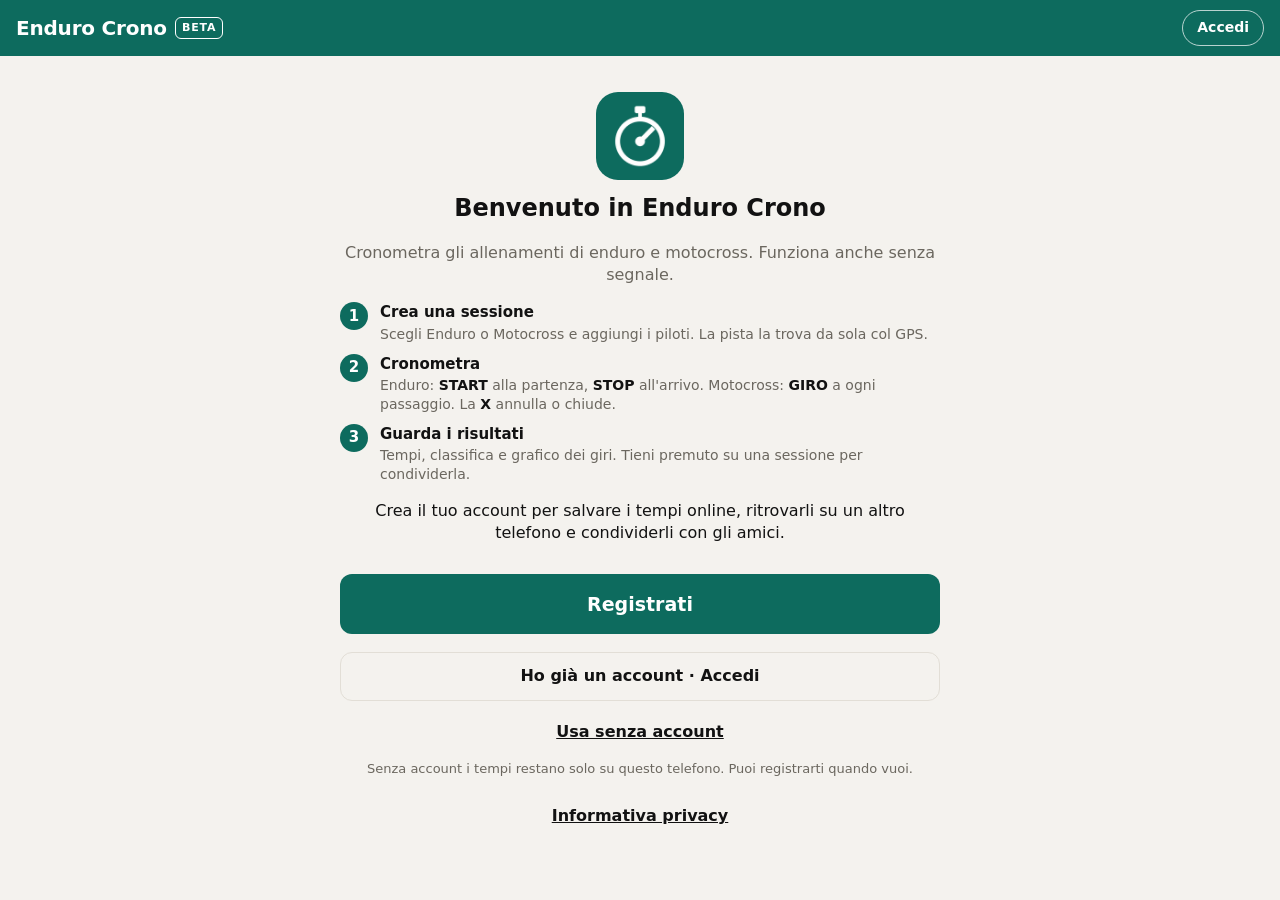
<file: index.html>
<!doctype html>
<html lang="it">
<head>
  <meta charset="utf-8">
  <meta name="viewport" content="width=device-width, initial-scale=1, viewport-fit=cover, user-scalable=no">
  <meta name="theme-color" content="#0d6b5e">
  <meta name="apple-mobile-web-app-capable" content="yes">
  <meta name="apple-mobile-web-app-status-bar-style" content="black-translucent">
  <meta name="apple-mobile-web-app-title" content="Enduro Crono">
  <title>Enduro Crono</title>
  <link rel="manifest" href="manifest.webmanifest">
  <link rel="icon" href="icons/icon-192.png">
  <link rel="apple-touch-icon" href="icons/icon-180.png">
  <link rel="stylesheet" href="style.css">
</head>
<body>
  <header class="topbar">
    <button class="icon-btn" id="backBtn" aria-label="Indietro" hidden>
      <svg viewBox="0 0 24 24" width="26" height="26"><path d="M15 5l-7 7 7 7" fill="none" stroke="currentColor" stroke-width="2.6" stroke-linecap="round" stroke-linejoin="round"/></svg>
    </button>
    <div class="title-wrap">
      <div class="title-row"><h1 id="title">Enduro Crono</h1><span class="beta" id="betaTag">BETA</span></div>
      <div id="subtitle" class="subtitle"></div>
    </div>
    <button class="user-btn login" id="userBtn" aria-label="Accedi o registrati">Accedi</button>
  </header>

  <main id="app"></main>

  <div id="modal" class="modal" hidden>
    <div class="sheet" role="dialog" aria-modal="true">
      <div id="modalBody"></div>
    </div>
  </div>

  <div id="toast" class="toast" hidden></div>

  <script src="app.js"></script>
</body>
</html>
</file>
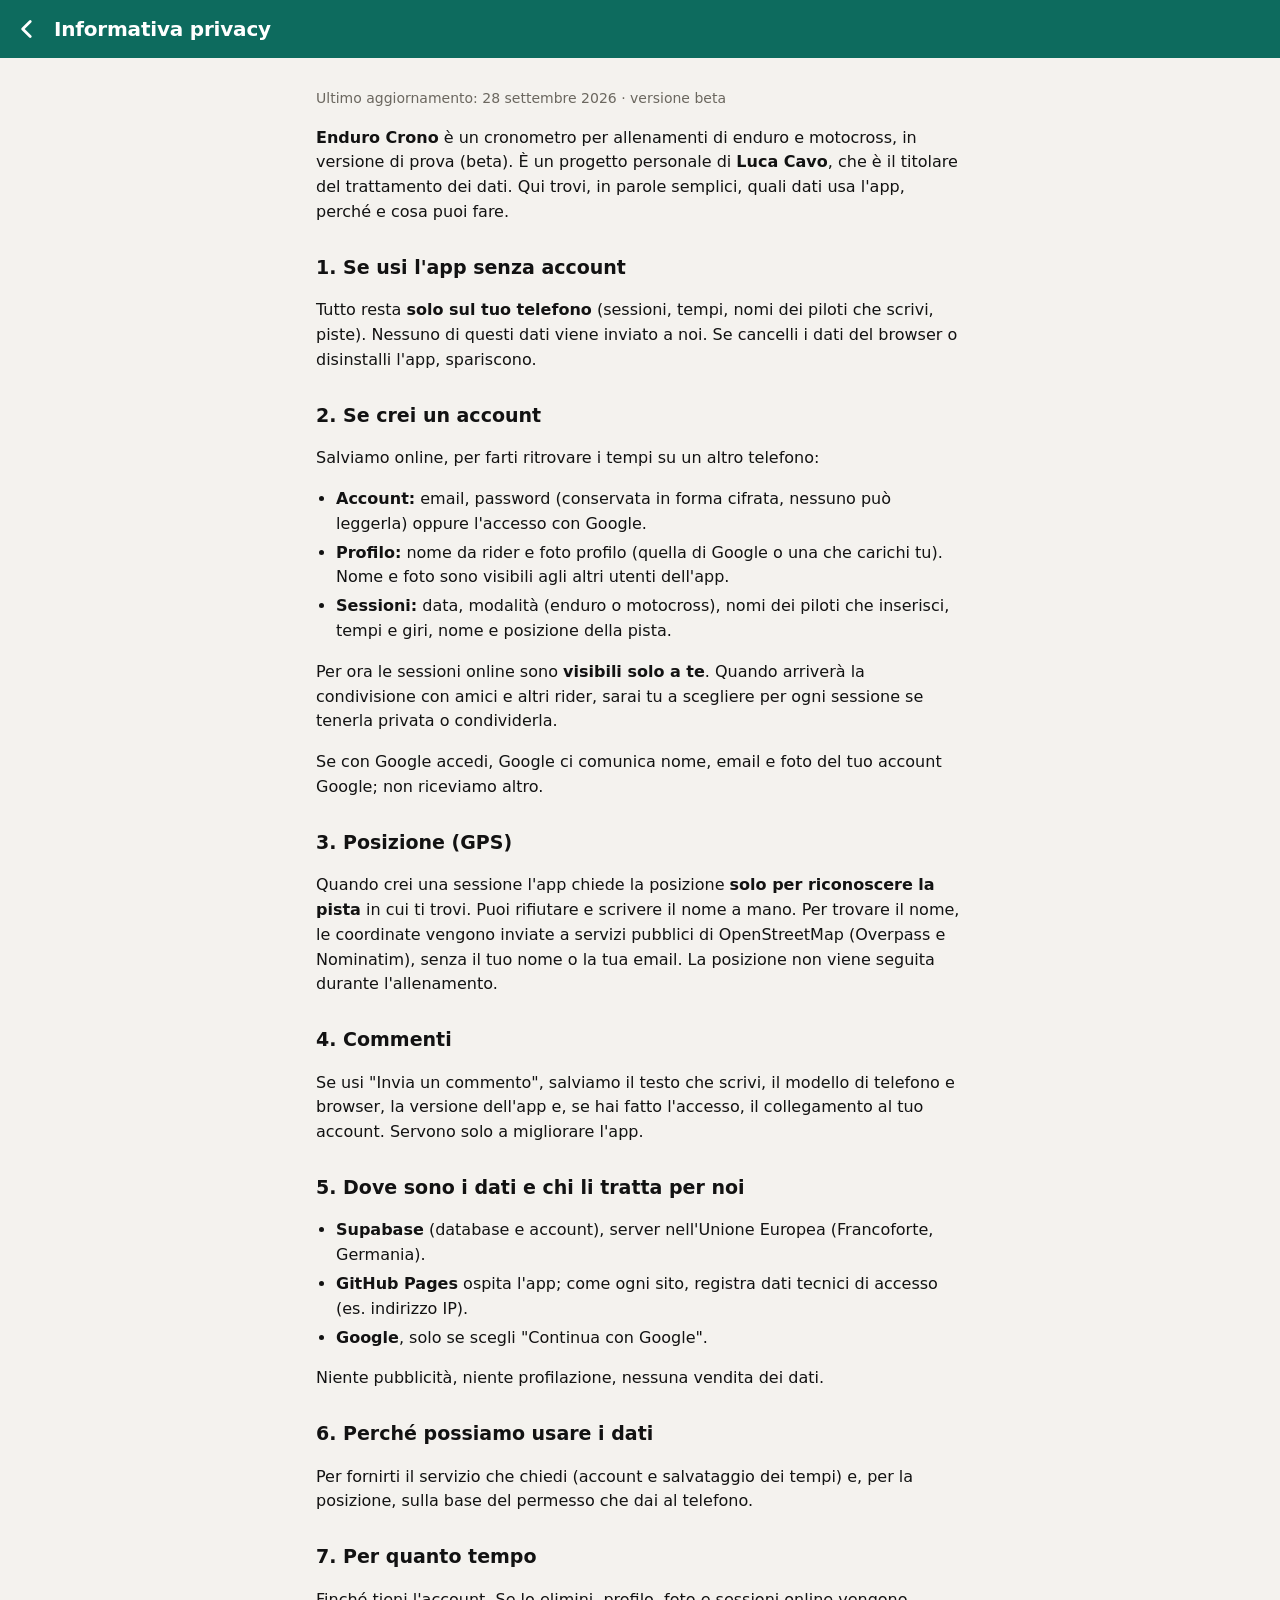
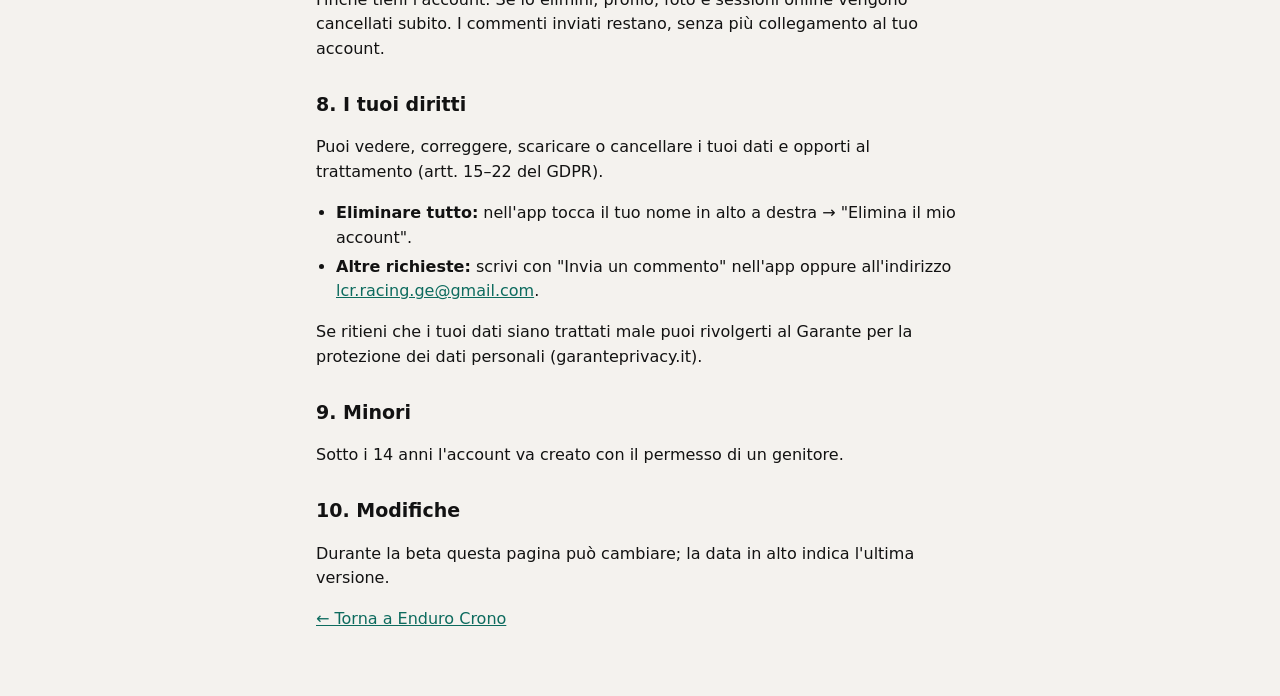
<file: privacy.html>
<!doctype html>
<html lang="it">
<head>
  <meta charset="utf-8">
  <meta name="viewport" content="width=device-width, initial-scale=1, viewport-fit=cover">
  <meta name="theme-color" content="#0d6b5e">
  <title>Informativa privacy · Enduro Crono</title>
  <link rel="icon" href="icons/icon-192.png">
  <link rel="stylesheet" href="style.css">
  <style>
    .doc { max-width: 680px; margin: 0 auto; padding: 16px 16px 48px; line-height: 1.55; }
    .doc h2 { font-size: 19px; margin: 28px 0 8px; }
    .doc p, .doc li { font-size: 16px; }
    .doc ul { padding-left: 20px; }
    .doc li { margin: 4px 0; }
    .doc .upd { color: var(--muted); font-size: 14px; }
    .doc a { color: var(--accent); text-decoration: underline; }
    .topbar a { color: inherit; }
  </style>
</head>
<body>
  <header class="topbar">
    <a class="icon-btn" href="./" aria-label="Torna all'app">
      <svg viewBox="0 0 24 24" width="26" height="26"><path d="M15 5l-7 7 7 7" fill="none" stroke="currentColor" stroke-width="2.6" stroke-linecap="round" stroke-linejoin="round"/></svg>
    </a>
    <div class="title-wrap"><div class="title-row"><h1>Informativa privacy</h1></div></div>
  </header>

  <main class="doc">
    <p class="upd">Ultimo aggiornamento: 28 settembre 2026 · versione beta</p>

    <p><strong>Enduro Crono</strong> è un cronometro per allenamenti di enduro e motocross, in versione di prova (beta).
      È un progetto personale di <strong>Luca Cavo</strong>, che è il titolare del trattamento dei dati.
      Qui trovi, in parole semplici, quali dati usa l'app, perché e cosa puoi fare.</p>

    <h2>1. Se usi l'app senza account</h2>
    <p>Tutto resta <strong>solo sul tuo telefono</strong> (sessioni, tempi, nomi dei piloti che scrivi, piste).
      Nessuno di questi dati viene inviato a noi. Se cancelli i dati del browser o disinstalli l'app, spariscono.</p>

    <h2>2. Se crei un account</h2>
    <p>Salviamo online, per farti ritrovare i tempi su un altro telefono:</p>
    <ul>
      <li><strong>Account:</strong> email, password (conservata in forma cifrata, nessuno può leggerla) oppure l'accesso con Google.</li>
      <li><strong>Profilo:</strong> nome da rider e foto profilo (quella di Google o una che carichi tu). Nome e foto sono visibili agli altri utenti dell'app.</li>
      <li><strong>Sessioni:</strong> data, modalità (enduro o motocross), nomi dei piloti che inserisci, tempi e giri, nome e posizione della pista.</li>
    </ul>
    <p>Per ora le sessioni online sono <strong>visibili solo a te</strong>. Quando arriverà la condivisione con amici e altri rider,
      sarai tu a scegliere per ogni sessione se tenerla privata o condividerla.</p>
    <p>Se con Google accedi, Google ci comunica nome, email e foto del tuo account Google; non riceviamo altro.</p>

    <h2>3. Posizione (GPS)</h2>
    <p>Quando crei una sessione l'app chiede la posizione <strong>solo per riconoscere la pista</strong> in cui ti trovi.
      Puoi rifiutare e scrivere il nome a mano. Per trovare il nome, le coordinate vengono inviate a servizi pubblici di
      OpenStreetMap (Overpass e Nominatim), senza il tuo nome o la tua email. La posizione non viene seguita durante l'allenamento.</p>

    <h2>4. Commenti</h2>
    <p>Se usi "Invia un commento", salviamo il testo che scrivi, il modello di telefono e browser, la versione dell'app e,
      se hai fatto l'accesso, il collegamento al tuo account. Servono solo a migliorare l'app.</p>

    <h2>5. Dove sono i dati e chi li tratta per noi</h2>
    <ul>
      <li><strong>Supabase</strong> (database e account), server nell'Unione Europea (Francoforte, Germania).</li>
      <li><strong>GitHub Pages</strong> ospita l'app; come ogni sito, registra dati tecnici di accesso (es. indirizzo IP).</li>
      <li><strong>Google</strong>, solo se scegli "Continua con Google".</li>
    </ul>
    <p>Niente pubblicità, niente profilazione, nessuna vendita dei dati.</p>

    <h2>6. Perché possiamo usare i dati</h2>
    <p>Per fornirti il servizio che chiedi (account e salvataggio dei tempi) e, per la posizione, sulla base del permesso che dai al telefono.</p>

    <h2>7. Per quanto tempo</h2>
    <p>Finché tieni l'account. Se lo elimini, profilo, foto e sessioni online vengono cancellati subito.
      I commenti inviati restano, senza più collegamento al tuo account.</p>

    <h2>8. I tuoi diritti</h2>
    <p>Puoi vedere, correggere, scaricare o cancellare i tuoi dati e opporti al trattamento (artt. 15–22 del GDPR).</p>
    <ul>
      <li><strong>Eliminare tutto:</strong> nell'app tocca il tuo nome in alto a destra → "Elimina il mio account".</li>
      <li><strong>Altre richieste:</strong> scrivi con "Invia un commento" nell'app<span id="contact"></span>.</li>
    </ul>
    <p>Se ritieni che i tuoi dati siano trattati male puoi rivolgerti al Garante per la protezione dei dati personali (garanteprivacy.it).</p>

    <h2>9. Minori</h2>
    <p>Sotto i 14 anni l'account va creato con il permesso di un genitore.</p>

    <h2>10. Modifiche</h2>
    <p>Durante la beta questa pagina può cambiare; la data in alto indica l'ultima versione.</p>

    <p><a href="./">← Torna a Enduro Crono</a></p>
  </main>
  <script>
    // email di contatto dedicata: si imposta qui quando è pronta
    const CONTACT_EMAIL = 'lcr.racing.ge@gmail.com';
    if (CONTACT_EMAIL) document.getElementById('contact').innerHTML =
      ` oppure all'indirizzo <a href="mailto:${CONTACT_EMAIL}">${CONTACT_EMAIL}</a>`;
  </script>
</body>
</html>
</file>
<file: style.css>
:root {
  --bg: #f4f2ee;
  --card: #ffffff;
  --ink: #121212;
  --muted: #6b675f;
  --line: #e2ded6;
  --accent: #0d6b5e;   /* verde ottanio */
  --accent-ink: #ffffff;
  --go: #12a150;
  --go-ink: #ffffff;
  --stop: #d92d20;
  --stop-ink: #ffffff;
  --best-bg: #d9f5e3;
  --best-ink: #0b6b34;
  --worst-bg: #fde0dd;
  --worst-ink: #a3180e;
  --shadow: 0 1px 2px rgba(0,0,0,.06), 0 4px 14px rgba(0,0,0,.05);
  --radius: 16px;
  color-scheme: light dark;
}
@media (prefers-color-scheme: dark) {
  :root {
    --bg: #0f0f10;
    --card: #1b1b1d;
    --ink: #f3f1ec;
    --muted: #a09b92;
    --line: #2d2c2a;
    --best-bg: #0f3a22;
    --best-ink: #7ee2a4;
    --worst-bg: #45140f;
    --worst-ink: #ff9d92;
    --shadow: none;
  }
}

* { box-sizing: border-box; -webkit-tap-highlight-color: transparent; }
html, body { margin: 0; background: var(--bg); color: var(--ink); }
body {
  font-family: system-ui, -apple-system, "Segoe UI", Roboto, sans-serif;
  font-size: 16px;
  line-height: 1.4;
  min-height: 100vh;
  padding-bottom: env(safe-area-inset-bottom);
  overscroll-behavior-y: contain;
}
button, input { font: inherit; color: inherit; }
button { cursor: pointer; }
a { color: inherit; text-decoration: none; }

.topbar {
  position: sticky; top: 0; z-index: 10;
  display: flex; align-items: center; gap: 8px;
  padding: calc(env(safe-area-inset-top) + 10px) 16px 10px;
  background: var(--accent); color: var(--accent-ink);
}
.title-wrap { flex: 1; min-width: 0; }
.topbar h1 { margin: 0; font-size: 20px; font-weight: 800; letter-spacing: -.01em; white-space: nowrap; overflow: hidden; text-overflow: ellipsis; }
.subtitle { font-size: 13px; opacity: .9; white-space: nowrap; overflow: hidden; text-overflow: ellipsis; }
.beta { font-size: 11px; font-weight: 800; letter-spacing: .08em; border: 1.5px solid currentColor; border-radius: 6px; padding: 2px 6px; }
.icon-btn { background: none; border: 0; padding: 6px; margin-left: -8px; color: inherit; display: grid; place-items: center; }

main { max-width: 640px; margin: 0 auto; padding: 16px; }

.card {
  display: block;
  background: var(--card); border-radius: var(--radius); box-shadow: var(--shadow);
  border: 1px solid var(--line);
  padding: 14px 16px; margin-bottom: 12px;
}
.section { font-size: 14px; text-transform: uppercase; letter-spacing: .06em; color: var(--muted); margin: 24px 4px 10px; }
.muted { color: var(--muted); }
.small { font-size: 13px; }
.footnote { text-align: center; color: var(--muted); font-size: 12px; margin-top: 28px; }
.empty { text-align: center; padding: 32px 12px; }

.btn {
  border: 0; border-radius: 12px; padding: 12px 16px; font-weight: 700;
  background: var(--line); min-height: 48px;
}
.btn.primary { background: var(--accent); color: var(--accent-ink); }
.btn.danger { background: var(--stop); color: var(--stop-ink); }
.btn.ghost { background: transparent; border: 1.5px solid var(--line); }
.btn.big { width: 100%; font-size: 19px; min-height: 60px; margin: 8px 0; }
.btn:active { transform: scale(.98); }
.link { background: none; border: 0; color: var(--muted); text-decoration: underline; font-size: 13px; padding: 8px 0 0; display: block; margin: 0 auto; }

.row { display: flex; }
.col { display: flex; flex-direction: column; }
.gap { gap: 10px; }
.row.gap > .btn { flex: 1; }
.row .input { flex: 1; }

.label { display: block; font-weight: 700; margin: 18px 2px 6px; }
.input {
  width: 100%; min-height: 50px; padding: 12px 14px; border-radius: 12px;
  border: 1.5px solid var(--line); background: var(--card); font-size: 17px;
}
.input:focus { outline: none; border-color: var(--accent); }
.gps { margin: 8px 2px 0; }

.chips { display: flex; flex-wrap: wrap; gap: 8px; margin: 10px 0; }
.chip {
  display: inline-flex; align-items: center; gap: 6px;
  background: var(--card); border: 1.5px solid var(--line); border-radius: 999px;
  padding: 7px 8px 7px 14px; font-weight: 600;
}
.chip button { border: 0; background: var(--line); border-radius: 50%; width: 26px; height: 26px; font-size: 17px; line-height: 1; }
.chip.add { padding: 7px 14px; color: var(--muted); }

.session-top { display: flex; justify-content: space-between; align-items: center; gap: 8px; font-size: 17px; }
.pill { font-size: 11px; font-weight: 800; letter-spacing: .06em; padding: 3px 8px; border-radius: 999px; }
.pill.live { background: var(--stop); color: #fff; }

.tabs { display: flex; background: var(--line); border-radius: 12px; padding: 4px; margin-bottom: 14px; }
.tab { flex: 1; text-align: center; padding: 10px; border-radius: 9px; font-weight: 700; color: var(--muted); }
.tab.on { background: var(--card); color: var(--ink); box-shadow: var(--shadow); }

/* scheda pilota (compatta: tanti piloti senza scorrere) */
.rider { padding: 10px 10px 10px 14px; margin-bottom: 8px; }
.rider.running { border-color: var(--go); box-shadow: 0 0 0 2px var(--go) inset, var(--shadow); }
.rider-row { display: flex; align-items: center; gap: 8px; }
.rider-info { flex: 1; min-width: 0; }
.rider-name {
  background: none; border: 0; padding: 0; font-size: 17px; font-weight: 800; text-align: left;
  max-width: 100%; white-space: nowrap; overflow: hidden; text-overflow: ellipsis; display: block;
}
.clock {
  font-variant-numeric: tabular-nums; font-feature-settings: "tnum";
  font-size: 30px; font-weight: 800; letter-spacing: -.02em; line-height: 1.1;
}
.rider:not(.running) .clock { color: var(--muted); }
.rider-sum { font-size: 12px; color: var(--muted); white-space: nowrap; overflow: hidden; text-overflow: ellipsis; font-variant-numeric: tabular-nums; }
.best-txt { color: var(--best-ink); font-weight: 800; }
.go {
  flex: none; width: 118px; height: 72px; border: 0; border-radius: 14px;
  font-size: 21px; font-weight: 900; letter-spacing: .06em;
  touch-action: manipulation; user-select: none; -webkit-user-select: none;
}
.go.start { background: var(--go); color: var(--go-ink); }
.go.stop { background: var(--stop); color: var(--stop-ink); }
.go:active { filter: brightness(.9); }
.abort {
  flex: none; width: 40px; height: 40px; border-radius: 10px;
  border: 1.5px solid var(--line); background: var(--card); color: var(--muted);
  font-size: 18px; font-weight: 800; display: grid; place-items: center;
}

.runs { display: flex; gap: 6px; overflow-x: auto; margin-top: 8px; padding-bottom: 2px; scrollbar-width: none; }
.runs::-webkit-scrollbar { display: none; }
.run {
  flex: none; border: 1.5px solid var(--line); background: transparent; border-radius: 8px;
  padding: 4px 8px; font-size: 14px; font-weight: 700; font-variant-numeric: tabular-nums;
}
.run-n { font-size: 11px; color: var(--muted); margin-right: 5px; }
.run.best { background: var(--best-bg); border-color: transparent; color: var(--best-ink); }
.run.worst { background: var(--worst-bg); border-color: transparent; color: var(--worst-ink); }
.run.best .run-n, .run.worst .run-n { color: inherit; opacity: .75; }

.session-actions { display: flex; gap: 8px; margin-top: 8px; }
.session-actions .btn { flex: 1; font-size: 15px; padding: 10px 8px; }

/* classifica */
.rank-row { display: flex; align-items: center; gap: 12px; }
.rank-main { flex: 1; min-width: 0; }
.rank-time { text-align: right; font-variant-numeric: tabular-nums; font-size: 18px; }
.pos { width: 34px; height: 34px; border-radius: 50%; display: grid; place-items: center; font-weight: 900; background: var(--line); flex: none; }
.pos.p1 { background: #f5c518; color: #3a2d00; }
.pos.p2 { background: #c9ccd1; color: #26292d; }
.pos.p3 { background: #d99a5b; color: #3b2208; }

/* modale */
.modal { position: fixed; inset: 0; background: rgba(0,0,0,.45); z-index: 50; display: flex; align-items: flex-end; justify-content: center; }
.modal[hidden] { display: none; }
.sheet {
  background: var(--card); width: 100%; max-width: 640px;
  border-radius: 20px 20px 0 0; padding: 20px 16px calc(20px + env(safe-area-inset-bottom));
  max-height: 90vh; overflow: auto;
}
.sheet h3 { margin: 0 0 10px; font-size: 20px; }
.sheet .col, .sheet .row { margin-top: 16px; }
.modal-text { font-size: 17px; margin: 4px 0 8px; }
.big-time { font-size: 40px; font-weight: 800; font-variant-numeric: tabular-nums; margin: 4px 0; }

.toast {
  position: fixed; left: 12px; right: 12px; top: calc(env(safe-area-inset-top) + 64px); z-index: 60;
  max-width: 616px; margin: 0 auto;
  background: #1d1d1f; color: #fff; border-radius: 12px; padding: 12px 14px;
  display: flex; align-items: center; justify-content: space-between; gap: 12px;
  box-shadow: 0 6px 24px rgba(0,0,0,.25); font-weight: 600;
}
.toast[hidden] { display: none; }
.toast-action { background: none; border: 0; color: #5fd0dc; font-weight: 800; padding: 6px 4px; white-space: nowrap; }

/* riconoscimento pista */
.place-card { display: flex; flex-direction: column; gap: 10px; }
.place-card .gps { margin: 0; font-size: 15px; color: var(--ink); }
.place-card .input { font-weight: 700; }
.spinner {
  display: inline-block; width: 14px; height: 14px; vertical-align: -2px; margin-right: 4px;
  border: 2.5px solid var(--line); border-top-color: var(--accent); border-radius: 50%;
  animation: spin .8s linear infinite;
}
@keyframes spin { to { transform: rotate(360deg); } }

/* modalità e impostazioni motocross */
.mode-tabs .tab { border: 0; background: transparent; font: inherit; font-weight: 700; }
.mode-tabs .tab.on { background: var(--card); }
.mx-settings { display: flex; flex-direction: column; gap: 12px; }
.mx-settings[hidden] { display: none; }
.stepper-row, .switch-row { display: flex; align-items: center; justify-content: space-between; gap: 12px; }
.stepper-label { font-weight: 700; }
.stepper { display: flex; align-items: center; gap: 4px; }
.stepper button { width: 44px; height: 44px; border-radius: 10px; border: 1.5px solid var(--line); background: var(--bg); font-size: 22px; font-weight: 800; }
.stepper output { min-width: 70px; text-align: center; font-weight: 800; font-size: 18px; font-variant-numeric: tabular-nums; }
.switch-row input { width: 26px; height: 26px; accent-color: var(--accent); flex: none; }
.mode-tag { background: var(--ink); color: var(--card); font-size: 11px; font-weight: 900; padding: 2px 6px; border-radius: 5px; vertical-align: 2px; }

/* scheda motocross */
.mx-info { margin: -4px 4px 10px; }
.mx-status { font-size: 13px; font-weight: 700; color: var(--muted); font-variant-numeric: tabular-nums; white-space: nowrap; overflow: hidden; text-overflow: ellipsis; }
.mx-status.board { color: #b25e00; }
.mx-status.last { color: #fff; background: var(--stop); display: inline-block; padding: 1px 8px; border-radius: 6px; }
.mx-status.done { color: var(--best-ink); }
.go.lap { background: #1f5fbf; color: #fff; font-size: 24px; }
.go.finished { background: var(--line); color: var(--muted); font-size: 16px; }
.go.start { font-size: 19px; }
.rider.lastlap { border-color: var(--stop); box-shadow: 0 0 0 2px var(--stop) inset, var(--shadow); }

/* analisi */
.rider-h { margin: 0 0 8px; font-size: 18px; }
.chart { margin-bottom: 10px; }
.chart-wrap { position: relative; }
.chart svg { width: 100%; height: auto; display: block; touch-action: pan-y; }
.chart .grid { stroke: var(--line); stroke-width: 1; }
.chart .axis { fill: var(--muted); font-size: 10px; font-variant-numeric: tabular-nums; }
.chart .dlabel { fill: var(--ink); font-size: 10px; font-weight: 700; }
.chart .pt { stroke: var(--card); stroke-width: 2; }
.chart .xhair { stroke: var(--muted); stroke-width: 1; stroke-dasharray: 3 3; }
.chart-cap { margin-top: 4px; }
.legend { display: flex; flex-wrap: wrap; gap: 12px; font-size: 12px; margin-bottom: 4px; color: var(--muted); }
.legend i, .tip i { display: inline-block; width: 10px; height: 10px; border-radius: 3px; margin-right: 5px; vertical-align: -1px; }
.tip {
  position: absolute; top: 0; background: var(--ink); color: var(--card); border-radius: 8px;
  padding: 6px 9px; font-size: 12px; pointer-events: none; white-space: nowrap; font-variant-numeric: tabular-nums;
}
.tip[hidden] { display: none; }
.tip-h { font-weight: 800; margin-bottom: 2px; }
.table-wrap { overflow-x: auto; }
.mx-table { width: 100%; border-collapse: collapse; font-size: 13px; font-variant-numeric: tabular-nums; }
.mx-table th { text-align: left; color: var(--muted); font-weight: 700; padding: 6px 6px 6px 0; border-bottom: 1px solid var(--line); }
.mx-table td { padding: 6px 6px 6px 0; border-bottom: 1px solid var(--line); white-space: nowrap; }
.mx-table .worse { color: var(--worst-ink); font-weight: 700; }
.mx-table .better { color: var(--best-ink); font-weight: 700; }

[hidden] { display: none !important; }
.sub-tabs { margin-bottom: 0; }
.sub-tabs .tab { border: 0; background: transparent; font: inherit; font-weight: 700; font-size: 15px; }
.sub-tabs .tab.on { background: var(--card); color: var(--ink); }
.mx-status.goal { color: var(--best-ink); }
.chart .axis-title { fill: var(--muted); font-size: 11px; font-weight: 700; }
.session-card { -webkit-touch-callout: none; user-select: none; -webkit-user-select: none; transition: transform .15s; }
.session-card.pressing { transform: scale(.98); }
.center { text-align: center; }
@media (prefers-color-scheme: dark) {
  :root { --accent: #10806f; }
  .mx-status.board { color: #f0a54a; }
}

/* account e sincronizzazione */
.account-card { display: flex; align-items: center; gap: 12px; width: 100%; text-align: left; margin-top: 24px; font: inherit; color: inherit; }
.acc-icon { flex: none; width: 40px; height: 40px; border-radius: 50%; display: grid; place-items: center; font-size: 20px; background: var(--line); color: var(--muted); }
.acc-icon.on { background: var(--accent); color: var(--accent-ink); }
.acc-text { display: flex; flex-direction: column; min-width: 0; }
.acc-text strong { white-space: nowrap; overflow: hidden; text-overflow: ellipsis; }
.form-err { color: var(--worst-ink); font-weight: 700; font-size: 14px; margin: 8px 2px 0; }
.code-input { font-size: 28px; font-weight: 800; letter-spacing: .3em; text-align: center; font-variant-numeric: tabular-nums; margin-top: 12px; }
.btn:disabled { opacity: .6; }

/* benvenuto e accesso */
.welcome { text-align: center; padding: 12px 4px 24px; }
.welcome-icon { width: 88px; height: 88px; border-radius: 22px; margin: 8px auto 4px; display: block; }
.welcome h2 { font-size: 24px; margin: 12px 0 6px; }
.welcome .col { margin: 22px 0 6px; }
.howto { list-style: none; padding: 0; margin: 16px 0; text-align: left; display: flex; flex-direction: column; gap: 10px; }
.howto li { display: flex; gap: 12px; align-items: flex-start; }
.howto b { flex: none; width: 28px; height: 28px; border-radius: 50%; background: var(--accent); color: var(--accent-ink); display: grid; place-items: center; font-size: 15px; }
.howto div { display: flex; flex-direction: column; gap: 2px; font-size: 14px; line-height: 1.35; }
.howto strong { font-size: 15px; }
.howto span { color: var(--muted); }
.howto em { font-style: normal; font-weight: 700; color: var(--ink); }
.welcome .link { font-size: 16px; font-weight: 700; color: var(--ink); padding: 14px 0 4px; }
.google-btn { display: flex; align-items: center; justify-content: center; gap: 12px; width: 100%;
  background: #fff; color: #1f1f1f; border: 1.5px solid #dadce0; font-size: 17px; }
.or { display: flex; align-items: center; gap: 10px; color: var(--muted); font-size: 13px; margin: 18px 0 0; }
.or::before, .or::after { content: ""; flex: 1; border-top: 1px solid var(--line); }

/* barra in alto: BETA accanto al titolo, utente a destra */
.title-row { display: flex; align-items: center; gap: 8px; min-width: 0; }
.title-row h1 { min-width: 0; }
.title-row .beta { flex: none; }
.user-btn { flex: none; display: flex; align-items: center; gap: 8px; max-width: 46%; border: 0; background: rgba(255,255,255,.14);
  color: inherit; border-radius: 999px; padding: 3px 12px 3px 3px; font-weight: 700; font-size: 14px; min-height: 36px; }
.user-btn.login { padding: 7px 14px; border: 1.5px solid rgba(255,255,255,.7); background: transparent; }
.user-name { white-space: nowrap; overflow: hidden; text-overflow: ellipsis; min-width: 0; }
body.in-session .user-btn:not(.login) { padding: 3px; }
body.in-session .user-name { display: none; }
body.in-session .user-btn.login { display: none; }
.avatar { position: relative; flex: none; display: grid; place-items: center; border-radius: 50%; overflow: hidden;
  color: #fff; font-weight: 800; letter-spacing: .02em; box-shadow: 0 0 0 2px rgba(255,255,255,.85); }
.avatar img { position: absolute; inset: 0; width: 100%; height: 100%; object-fit: cover; }
.avatar.big { box-shadow: 0 0 0 3px var(--line); font-size: 32px; }

/* home: riquadro account in fondo alla pagina */
.home { display: flex; flex-direction: column; min-height: calc(100vh - 110px - env(safe-area-inset-top)); }
.home-bottom { margin-top: auto; padding-top: 24px; }
.home-bottom .footnote { margin-top: 12px; }
.account-card { margin-top: 0; padding: 16px; align-items: flex-start; }
.account-card .acc-icon { width: 46px; height: 46px; font-size: 22px; }
.account-card .acc-text strong { white-space: normal; overflow: visible; font-size: 18px; line-height: 1.25; }
.acc-sub { display: block; margin-top: 4px; font-size: 15px; line-height: 1.35; color: var(--muted); }

/* accesso e profilo */
.google-box { display: flex; flex-direction: column; align-items: stretch; margin-top: 8px; }
.gis-slot { display: flex; justify-content: center; min-height: 44px; }
.profile-head { display: flex; align-items: center; gap: 16px; margin: 4px 0 16px; }
.profile-id { display: flex; flex-direction: column; min-width: 0; }
.profile-id strong { font-size: 22px; overflow: hidden; text-overflow: ellipsis; }
.profile-sec { margin: 22px 0 4px; font-size: 15px; }
.sheet .link { display: block; }

/* commenti, privacy, elimina account */
.textarea { min-height: 120px; resize: vertical; font-size: 16px; line-height: 1.4; margin-top: 8px; }
.feedback-link { text-align: center; font-size: 14px; padding: 12px 0 0; margin: 0 auto; }
.danger-link { color: var(--worst-ink); margin-top: 10px; }
.inline-link { text-decoration: underline; color: inherit; }
.sheet a.link { text-align: center; }
</file>
